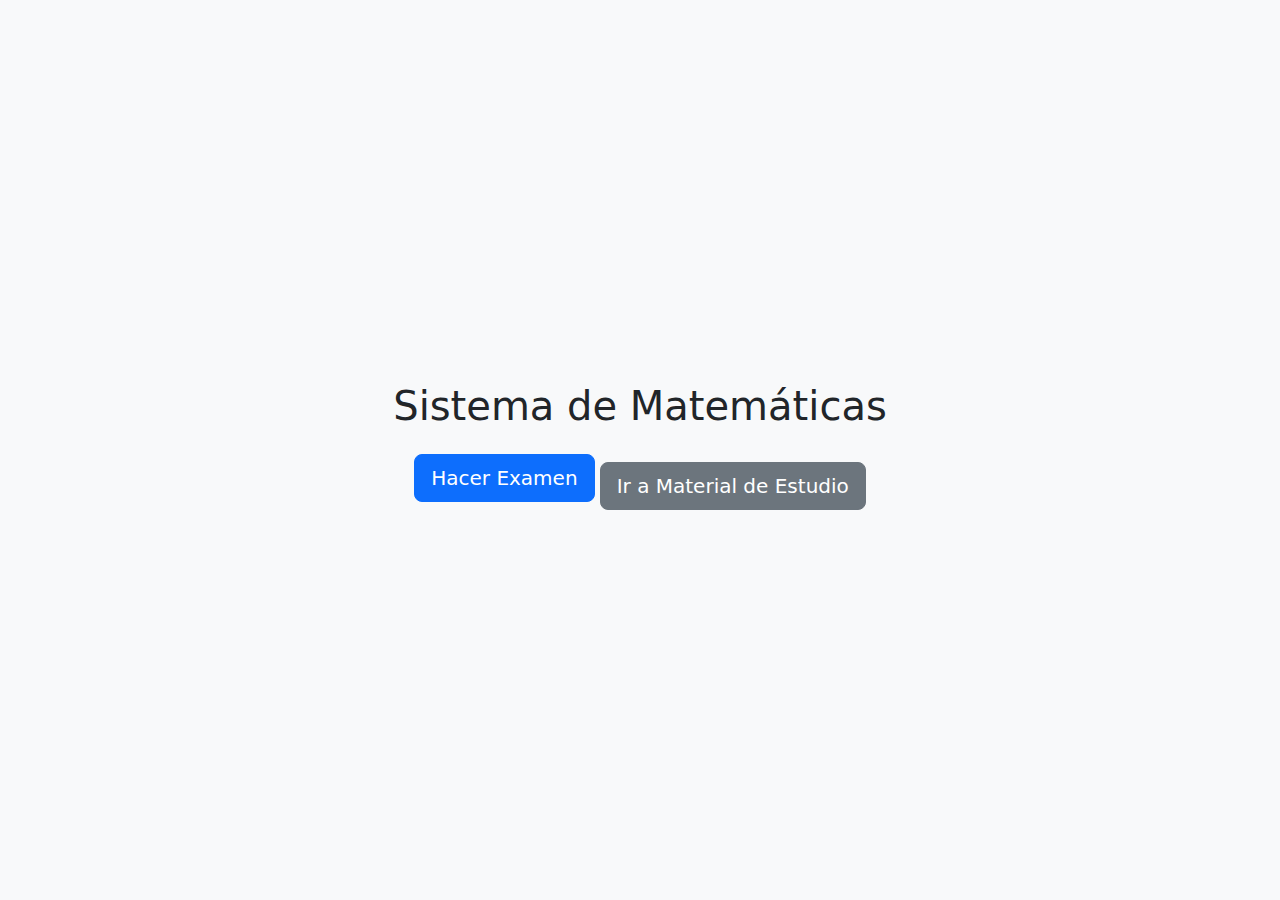
<file: index.html>
<!DOCTYPE html>
<html lang="en">
<head>
    <meta charset="UTF-8">
    <meta name="viewport" content="width=device-width, initial-scale=1.0">
    <title>Inicio</title>
    <link href="https://cdn.jsdelivr.net/npm/bootstrap@5.3.0/dist/css/bootstrap.min.css" rel="stylesheet">
</head>
<body class="d-flex align-items-center justify-content-center vh-100 bg-light">
    <div class="container text-center">
        <h1 class="mb-4">Sistema de Matemáticas</h1>
        <a href="quiz.html" class="btn btn-primary btn-lg mb-3">Hacer Examen</a>
        <a href="study.html" class="btn btn-secondary btn-lg">Ir a Material de Estudio</a>
    </div>
</body>
</html>
</file>
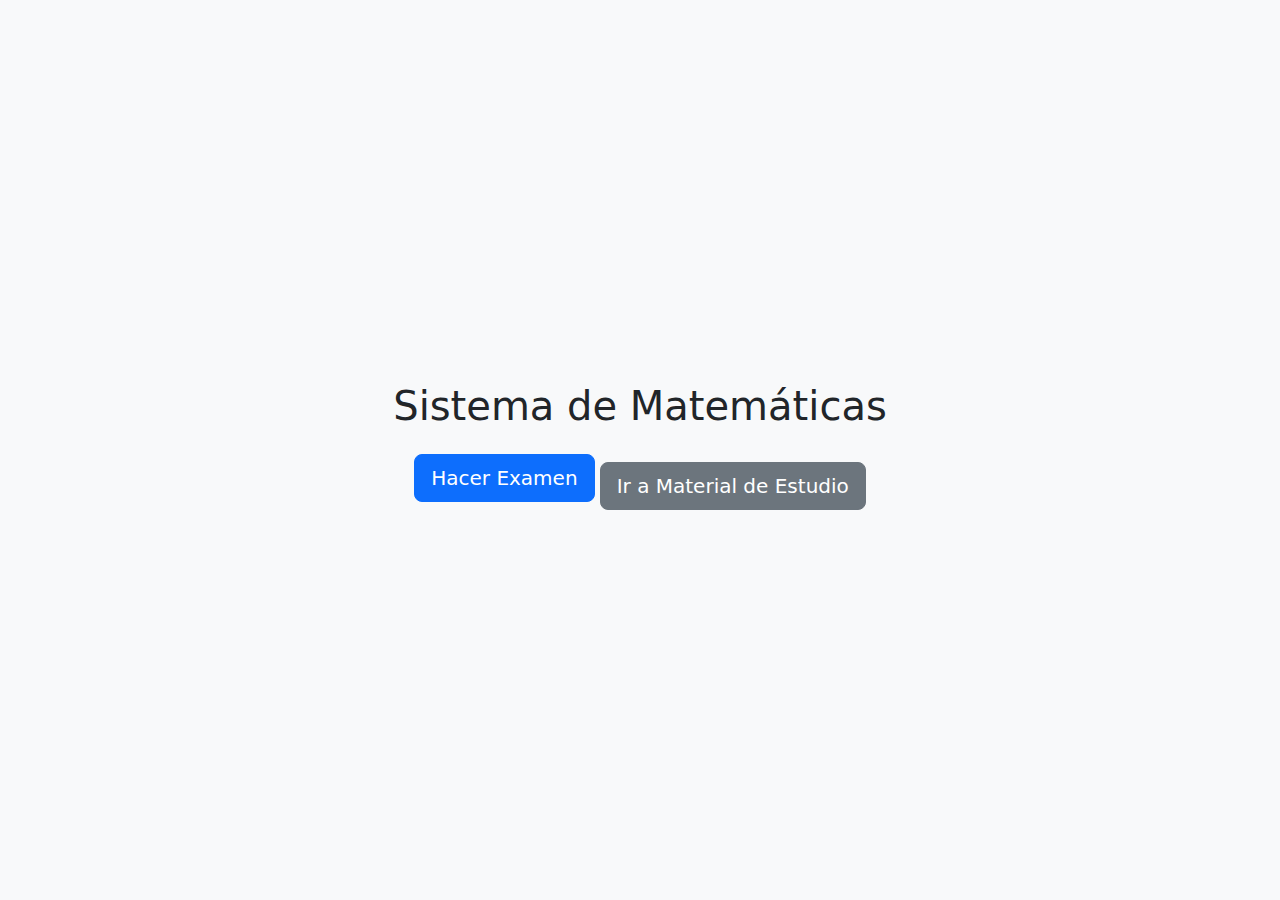
<file: main.html>
<!DOCTYPE html>
<html lang="en">
<head>
    <meta charset="UTF-8">
    <meta name="viewport" content="width=device-width, initial-scale=1.0">
    <title>Inicio</title>
    <link href="https://cdn.jsdelivr.net/npm/bootstrap@5.3.0/dist/css/bootstrap.min.css" rel="stylesheet">
</head>
<body class="d-flex align-items-center justify-content-center vh-100 bg-light">
    <div class="container text-center">
        <h1 class="mb-4">Sistema de Matemáticas</h1>
        <a href="index.html" class="btn btn-primary btn-lg mb-3">Hacer Examen</a>
        <a href="study.html" class="btn btn-secondary btn-lg">Ir a Material de Estudio</a>
    </div>
</body>
</html>
</file>
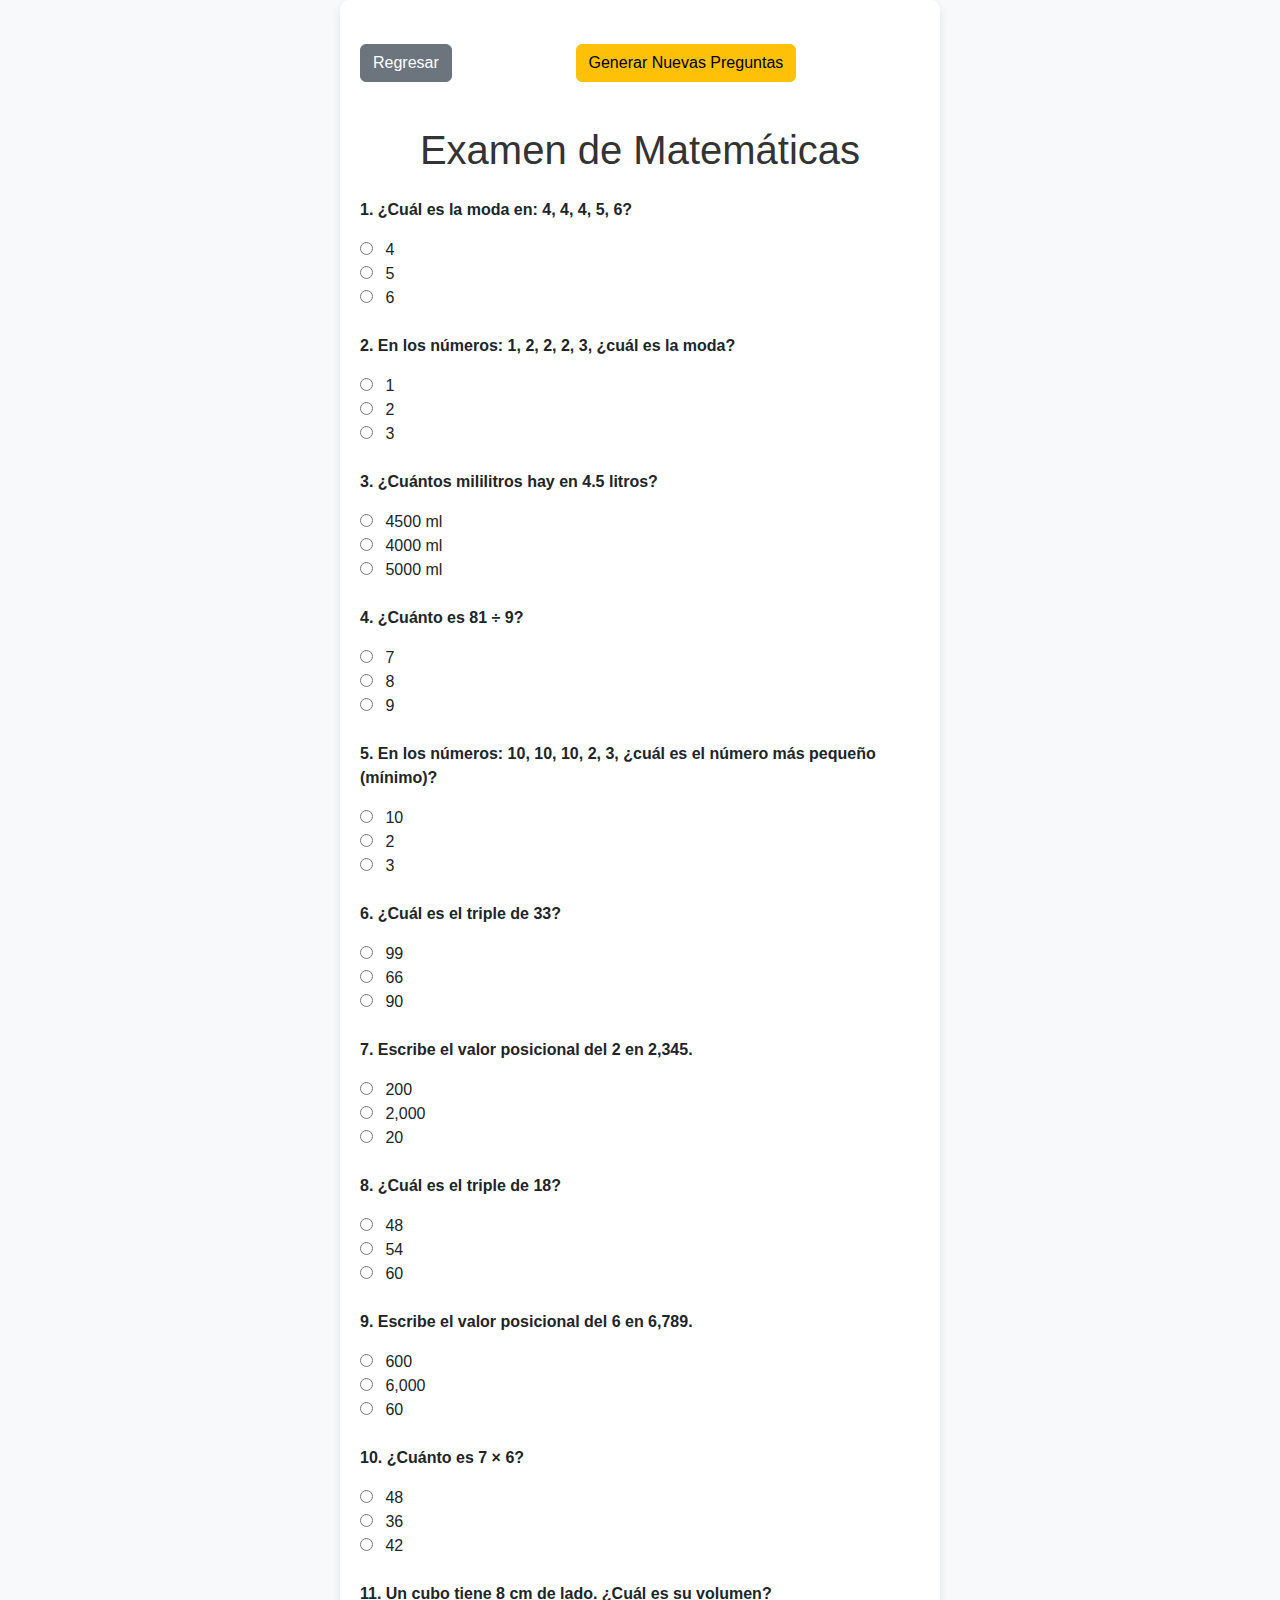
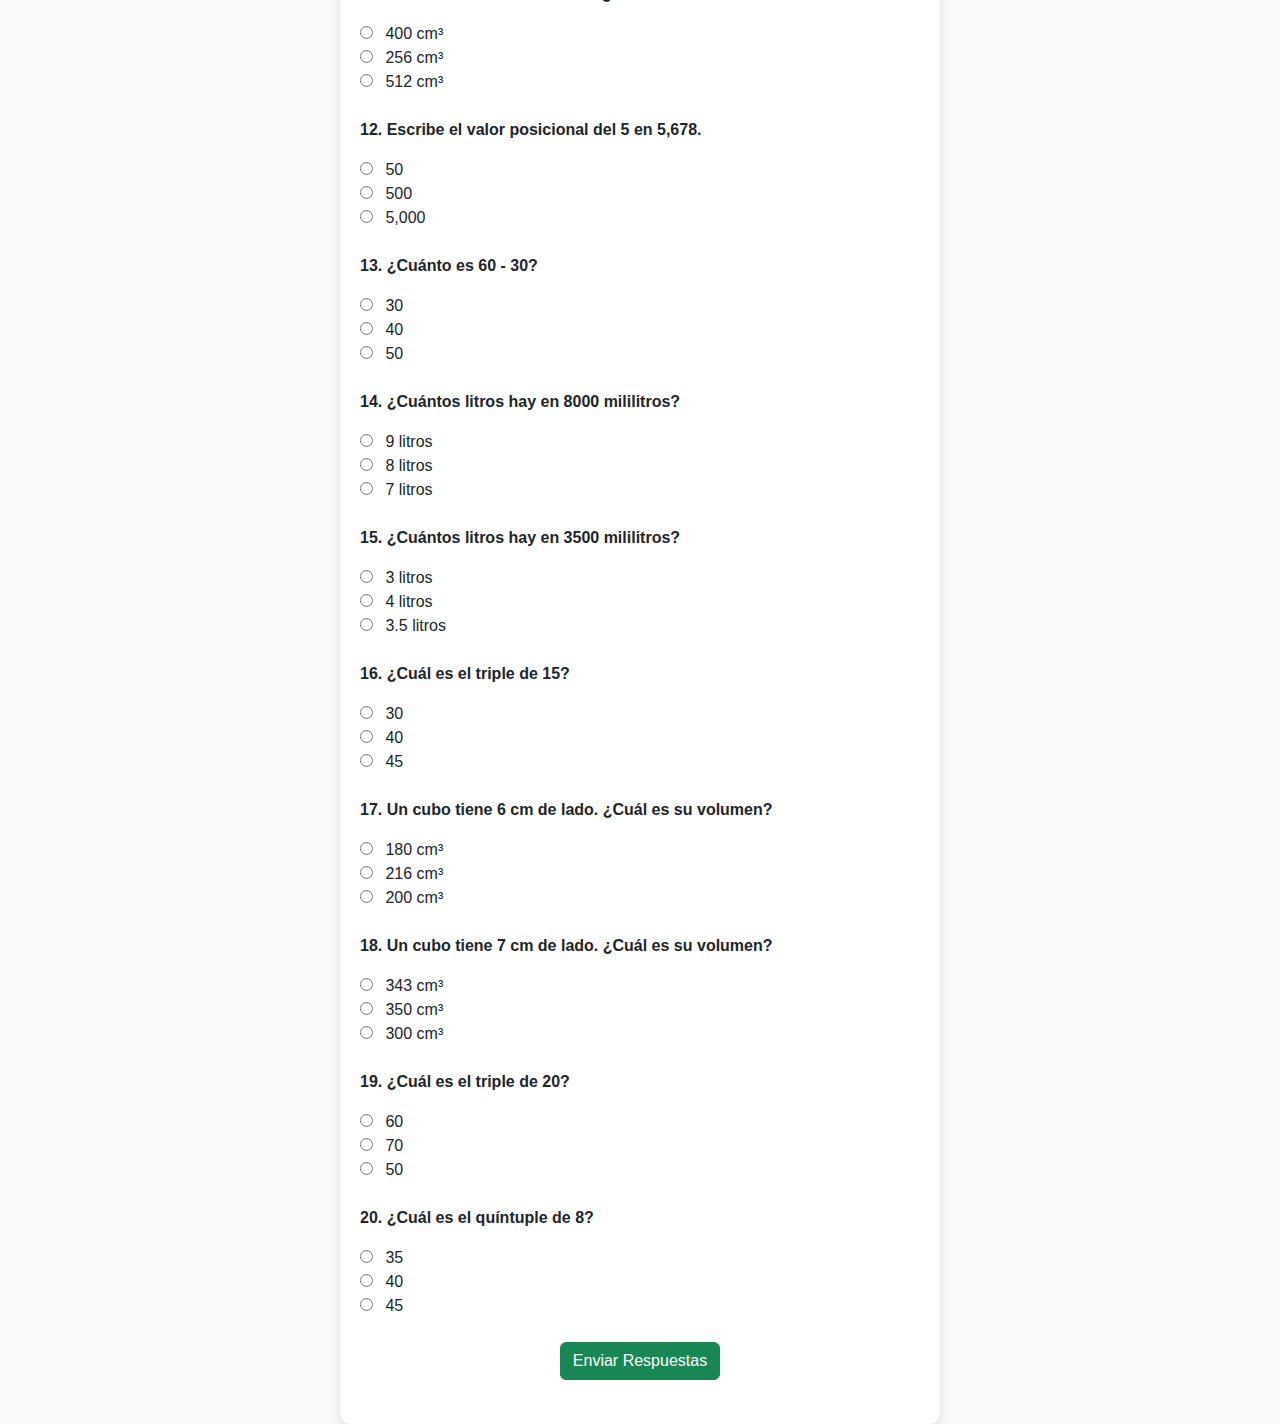
<file: quiz.html>
<!DOCTYPE html>
<html lang="en">
<head>
    <meta charset="UTF-8">
    <meta name="viewport" content="width=device-width, initial-scale=1.0">
    <title>Examen de Matemáticas</title>
    <link href="https://cdn.jsdelivr.net/npm/bootstrap@5.3.0/dist/css/bootstrap.min.css" rel="stylesheet">
    <link rel="stylesheet" href="styles.css">
</head>
<body class="bg-light">
    <div class="container py-4">
        <div class="d-flex justify-content-between align-items-center mb-4">
            <a href="index.html" class="btn btn-secondary">Regresar</a>
            <button id="generateBtn" class="btn btn-warning">Generar Nuevas Preguntas</button>
        </div>
        <h1 class="text-center mb-4">Examen de Matemáticas</h1>
        <div id="quizContainer"></div>
        <button id="submitBtn" class="btn btn-success mt-4 d-block mx-auto">Enviar Respuestas</button>
        <div id="results" class="mt-4"></div>
    </div>
    <script src="script.js"></script>
</body>
</html>
</file>
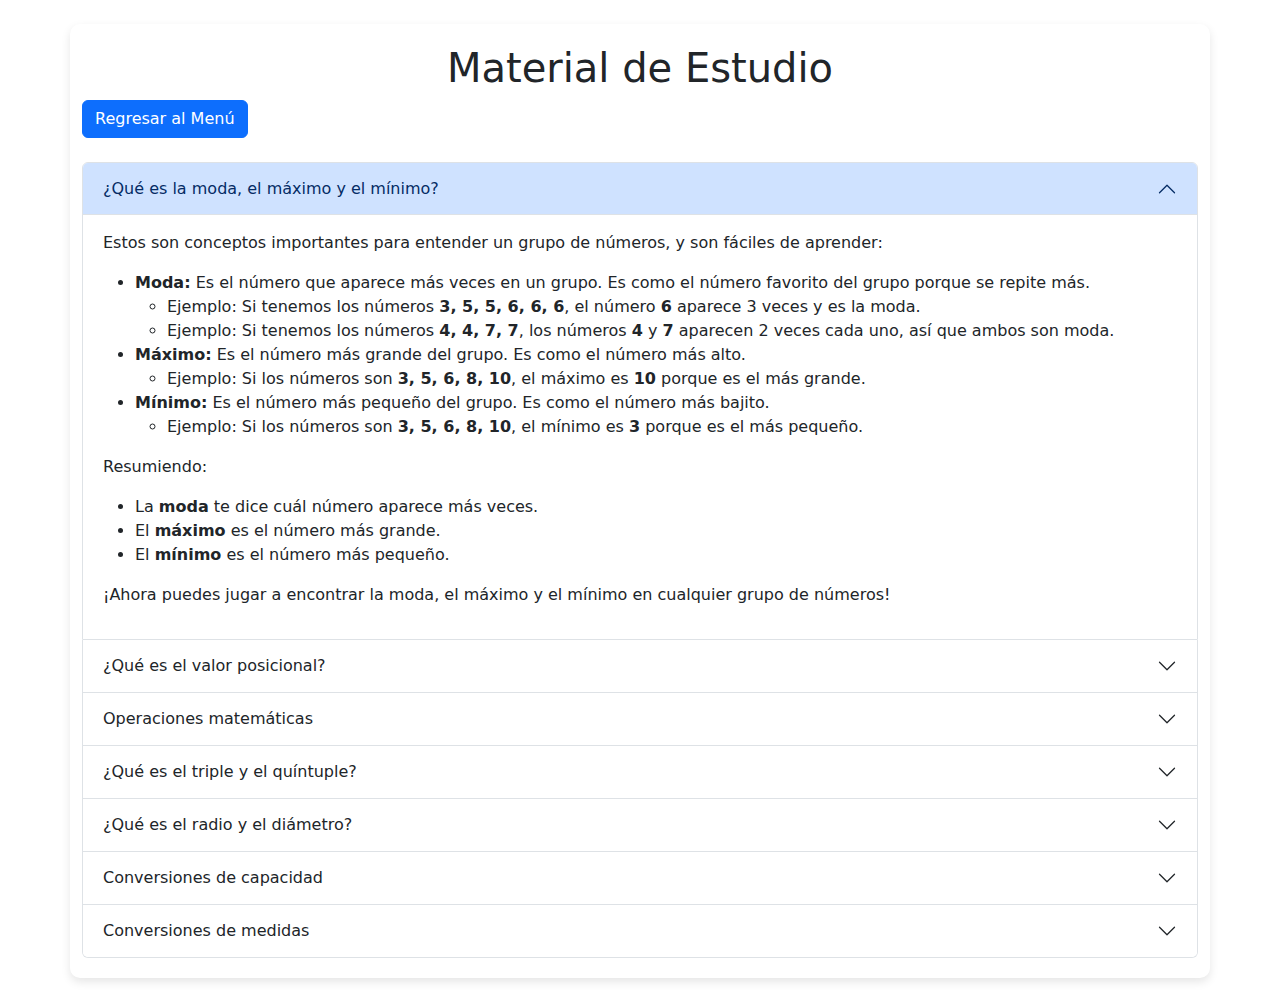
<file: study.html>
<!DOCTYPE html>
<html lang="es">
<head>
    <meta charset="UTF-8">
    <meta name="viewport" content="width=device-width, initial-scale=1.0">
    <title>Material de Estudio</title>
    <link rel="stylesheet" href="styles.css">
    <link href="https://cdn.jsdelivr.net/npm/bootstrap@5.3.0-alpha1/dist/css/bootstrap.min.css" rel="stylesheet">
</head>
<body>
    <div class="container my-4">
        <h1 class="text-center">Material de Estudio</h1>
        <button onclick="window.location.href='index.html'" class="btn btn-primary mb-4">Regresar al Menú</button>

        <div class="accordion" id="studyTopics">
            <!-- Moda, Máximo y Mínimo -->
            <div class="accordion-item">
                <h2 class="accordion-header" id="headingModa">
                    <button class="accordion-button" type="button" data-bs-toggle="collapse" data-bs-target="#collapseModa" aria-expanded="true" aria-controls="collapseModa">
                        ¿Qué es la moda, el máximo y el mínimo?
                    </button>
                </h2>
                <div id="collapseModa" class="accordion-collapse collapse show" aria-labelledby="headingModa" data-bs-parent="#studyTopics">
                    <div class="accordion-body">
                        <p>Estos son conceptos importantes para entender un grupo de números, y son fáciles de aprender:</p>
                        <ul>
                            <li><strong>Moda:</strong> Es el número que aparece más veces en un grupo. Es como el número favorito del grupo porque se repite más.</li>
                            <ul>
                                <li>Ejemplo: Si tenemos los números <strong>3, 5, 5, 6, 6, 6</strong>, el número <strong>6</strong> aparece 3 veces y es la moda.</li>
                                <li>Ejemplo: Si tenemos los números <strong>4, 4, 7, 7</strong>, los números <strong>4</strong> y <strong>7</strong> aparecen 2 veces cada uno, así que ambos son moda.</li>
                            </ul>
                            <li><strong>Máximo:</strong> Es el número más grande del grupo. Es como el número más alto.</li>
                            <ul>
                                <li>Ejemplo: Si los números son <strong>3, 5, 6, 8, 10</strong>, el máximo es <strong>10</strong> porque es el más grande.</li>
                            </ul>
                            <li><strong>Mínimo:</strong> Es el número más pequeño del grupo. Es como el número más bajito.</li>
                            <ul>
                                <li>Ejemplo: Si los números son <strong>3, 5, 6, 8, 10</strong>, el mínimo es <strong>3</strong> porque es el más pequeño.</li>
                            </ul>
                        </ul>
                        <p>Resumiendo:</p>
                        <ul>
                            <li>La <strong>moda</strong> te dice cuál número aparece más veces.</li>
                            <li>El <strong>máximo</strong> es el número más grande.</li>
                            <li>El <strong>mínimo</strong> es el número más pequeño.</li>
                        </ul>
                        <p>¡Ahora puedes jugar a encontrar la moda, el máximo y el mínimo en cualquier grupo de números!</p>
                    </div>
                </div>
            </div>

            <!-- Valor Posicional -->
            <div class="accordion-item">
                <h2 class="accordion-header" id="headingPosicion">
                    <button class="accordion-button collapsed" type="button" data-bs-toggle="collapse" data-bs-target="#collapsePosicion" aria-expanded="false" aria-controls="collapsePosicion">
                        ¿Qué es el valor posicional?
                    </button>
                </h2>
                <div id="collapsePosicion" class="accordion-collapse collapse" aria-labelledby="headingPosicion" data-bs-parent="#studyTopics">
                    <div class="accordion-body">
                        <p>El <strong>valor posicional</strong> nos dice cuánto vale cada número dependiendo de dónde está en un número más grande. Es como si cada número tuviera un lugar especial que le da su valor.</p>
                        <p>Por ejemplo, en el número <strong>345</strong>:</p>
                        <ul>
                            <li>El <strong>3</strong> está en el lugar de las <strong>centenas</strong>, así que vale <strong>300</strong>.</li>
                            <li>El <strong>4</strong> está en el lugar de las <strong>decenas</strong>, así que vale <strong>40</strong>.</li>
                            <li>El <strong>5</strong> está en el lugar de las <strong>unidades</strong>, así que vale <strong>5</strong>.</li>
                        </ul>
                        <p>Cuando juntamos todo, el número <strong>345</strong> es igual a <strong>300 + 40 + 5</strong>.</p>
                    </div>
                </div>
            </div>

            <!-- Operaciones matemáticas -->
            <div class="accordion-item">
                <h2 class="accordion-header" id="headingOperaciones">
                    <button class="accordion-button collapsed" type="button" data-bs-toggle="collapse" data-bs-target="#collapseOperaciones" aria-expanded="false" aria-controls="collapseOperaciones">
                        Operaciones matemáticas
                    </button>
                </h2>
                <div id="collapseOperaciones" class="accordion-collapse collapse" aria-labelledby="headingOperaciones" data-bs-parent="#studyTopics">
                    <div class="accordion-body">
                        <p>Las <strong>operaciones matemáticas</strong> son como juegos con números. Las más importantes son:</p>
                        <ul>
                            <li><strong>Suma:</strong> Es cuando juntamos cosas. Si tienes <strong>2</strong> manzanas y te dan <strong>3</strong> más, ahora tienes <strong>2 + 3 = 5</strong> manzanas.</li>
                            <li><strong>Resta:</strong> Es cuando quitamos cosas. Si tienes <strong>5</strong> caramelos y te comes <strong>2</strong>, te quedan <strong>5 - 2 = 3</strong> caramelos.</li>
                            <li><strong>Multiplicación:</strong> Es como sumar el mismo número varias veces. Si tienes <strong>3</strong> bolsitas con <strong>2</strong> pelotas en cada una, en total tienes <strong>3 × 2 = 6</strong> pelotas.</li>
                            <li><strong>División:</strong> Es repartir en partes iguales. Si tienes <strong>6</strong> galletas y las repartes entre <strong>2</strong> amigos, cada uno recibe <strong>6 ÷ 2 = 3</strong> galletas.</li>
                        </ul>
                    </div>
                </div>
            </div>

            <!-- Triple y quíntuple -->
            <div class="accordion-item">
                <h2 class="accordion-header" id="headingTriple">
                    <button class="accordion-button collapsed" type="button" data-bs-toggle="collapse" data-bs-target="#collapseTriple" aria-expanded="false" aria-controls="collapseTriple">
                        ¿Qué es el triple y el quíntuple?
                    </button>
                </h2>
                <div id="collapseTriple" class="accordion-collapse collapse" aria-labelledby="headingTriple" data-bs-parent="#studyTopics">
                    <div class="accordion-body">
                        <p>El <strong>triple</strong> y el <strong>quíntuple</strong> son formas divertidas de multiplicar.</p>
                        <ul>
                            <li>El <strong>triple</strong> de un número es como tener ese número <strong>tres veces</strong>. Por ejemplo, si tienes <strong>2</strong> caramelos y te dicen el triple, es <strong>2 × 3 = 6</strong> caramelos.</li>
                            <li>El <strong>quíntuple</strong> de un número es como tener ese número <strong>cinco veces</strong>. Por ejemplo, si tienes <strong>3</strong> globos y te dicen el quíntuple, es <strong>3 × 5 = 15</strong> globos.</li>
                        </ul>
                        <p>Es una manera divertida de ver cómo los números crecen cuando los multiplicamos por 3 o por 5.</p>
                    </div>
                </div>
            </div>

            <!-- Radio y Diámetro -->
            <div class="accordion-item">
                <h2 class="accordion-header" id="headingRadio">
                    <button class="accordion-button collapsed" type="button" data-bs-toggle="collapse" data-bs-target="#collapseRadio" aria-expanded="false" aria-controls="collapseRadio">
                        ¿Qué es el radio y el diámetro?
                    </button>
                </h2>
                <div id="collapseRadio" class="accordion-collapse collapse" aria-labelledby="headingRadio" data-bs-parent="#studyTopics">
                    <div class="accordion-body">
                        <p>El <strong>radio</strong> y el <strong>diámetro</strong> son medidas que usamos para hablar de <strong>círculos</strong>.</p>
                        <ul>
                            <li>El <strong>radio</strong> es la distancia desde el <strong>centro</strong> del círculo hasta el <strong>borde</strong>. Es como si midieras desde el centro de una rueda hasta la llanta.</li>
                            <li>El <strong>diámetro</strong> es la distancia que va de un lado del círculo al otro, pasando por el <strong>centro</strong>. Es como medir todo el ancho de una rueda.</li>
                        </ul>
                        <p>El diámetro es siempre el <strong>doble</strong> del radio. Así que si sabes uno, puedes encontrar el otro.</p>
                        <p>Por ejemplo:</p>
                        <ul>
                            <li>Si el radio es <strong>5 cm</strong>, el diámetro es <strong>5 cm × 2 = 10 cm</strong>.</li>
                            <li>Si el diámetro es <strong>12 cm</strong>, el radio es <strong>12 cm ÷ 2 = 6 cm</strong>.</li>
                        </ul>
                    </div>
                </div>
            </div>

            <!-- Conversiones de capacidad -->
            <div class="accordion-item">
                <h2 class="accordion-header" id="headingConversiones">
                    <button class="accordion-button collapsed" type="button" data-bs-toggle="collapse" data-bs-target="#collapseConversiones" aria-expanded="false" aria-controls="collapseConversiones">
                        Conversiones de capacidad
                    </button>
                </h2>
                <div id="collapseConversiones" class="accordion-collapse collapse" aria-labelledby="headingConversiones" data-bs-parent="#studyTopics">
                    <div class="accordion-body">
                        <p>Las <strong>conversiones de capacidad</strong> nos ayudan a saber cuánto líquido hay, como agua o leche.</p>
                        <p>Algunas cosas que debemos recordar:</p>
                        <ul>
                            <li><strong>1 litro</strong> es igual a <strong>1000 mililitros</strong>.</li>
                            <li>Si tenemos vasitos que contienen <strong>250 mililitros</strong>, necesitamos <strong>4 vasitos</strong> para llenar una botella de <strong>1 litro</strong> (porque 250 ml × 4 = 1000 ml).</li>
                            <li>Para convertir litros a mililitros, multiplicamos por <strong>1000</strong>. Por ejemplo, <strong>2 litros × 1000 = 2000 mililitros</strong>.</li>
                            <li>Para convertir mililitros a litros, dividimos entre <strong>1000</strong>. Por ejemplo, <strong>5000 mililitros ÷ 1000 = 5 litros</strong>.</li>
                        </ul>
                        <p>Es como contar cuántos vasitos necesitamos para llenar una botella grande.</p>
                    </div>
                </div>
            </div>

            <!-- Conversiones de medidas -->
            <div class="accordion-item">
                <h2 class="accordion-header" id="headingMedidas">
                    <button class="accordion-button collapsed" type="button" data-bs-toggle="collapse" data-bs-target="#collapseMedidas" aria-expanded="false" aria-controls="collapseMedidas">
                        Conversiones de medidas
                    </button>
                </h2>
                <div id="collapseMedidas" class="accordion-collapse collapse" aria-labelledby="headingMedidas" data-bs-parent="#studyTopics">
                    <div class="accordion-body">
                        <p>Las <strong>conversiones de medidas</strong> nos ayudan a entender diferentes formas de medir cosas.</p>
                        <ul>
                            <li><strong>Longitud:</strong> Para medir qué tan largo es algo.
                                <ul>
                                    <li><strong>1 metro</strong> es igual a <strong>100 centímetros</strong>.</li>
                                    <li>Si tenemos <strong>2 metros</strong>, son <strong>200 centímetros</strong> (porque 2 × 100 = 200).</li>
                                </ul>
                            </li>
                            <li><strong>Peso:</strong> Para medir qué tan pesado es algo.
                                <ul>
                                    <li><strong>1 kilogramo</strong> es igual a <strong>1000 gramos</strong>.</li>
                                    <li>Si tenemos <strong>2 kilogramos</strong>, son <strong>2000 gramos</strong> (porque 2 × 1000 = 2000).</li>
                                </ul>
                            </li>
                            <li><strong>Tiempo:</strong> Para medir cuánto dura algo.
                                <ul>
                                    <li><strong>1 hora</strong> es igual a <strong>60 minutos</strong>.</li>
                                    <li>Si tenemos <strong>2 horas</strong>, son <strong>120 minutos</strong> (porque 2 × 60 = 120).</li>
                                </ul>
                            </li>
                            <li><strong>Días y semanas:</strong>
                                <ul>
                                    <li><strong>1 semana</strong> tiene <strong>7 días</strong>.</li>
                                    <li>Si tenemos <strong>2 semanas</strong>, son <strong>14 días</strong> (porque 2 × 7 = 14).</li>
                                </ul>
                            </li>
                        </ul>
                        <p>Aprender a convertir estas medidas nos ayuda en la vida diaria, como saber cuánto mide algo o cuánto tiempo falta para un evento.</p>
                    </div>
                </div>
            </div>

        </div>
    </div>
    <script src="https://cdn.jsdelivr.net/npm/bootstrap@5.3.0-alpha1/dist/js/bootstrap.bundle.min.js"></script>
</body>
</html>
</file>
<file: styles.css>
body {
    font-family: Arial, sans-serif;
    background-color: #f9f9f9;
    margin: 0;
}

.container {
    background: white;
    border-radius: 10px;
    box-shadow: 0 4px 10px rgba(0, 0, 0, 0.1);
    padding: 20px;
    width: 100%;
    max-width: 600px;
}

h1 {
    text-align: center;
    color: #333;
}

button {
    background-color: #4CAF50;
    color: white;
    border: none;
    padding: 10px 15px;
    border-radius: 5px;
    cursor: pointer;
    display: block;
    margin: 20px auto;
}

button:hover {
    background-color: #45a049;
}

#results {
    margin-top: 20px;
    padding: 10px;
    background: #f1f1f1;
    border-radius: 5px;
    display: none;
}
</file>
